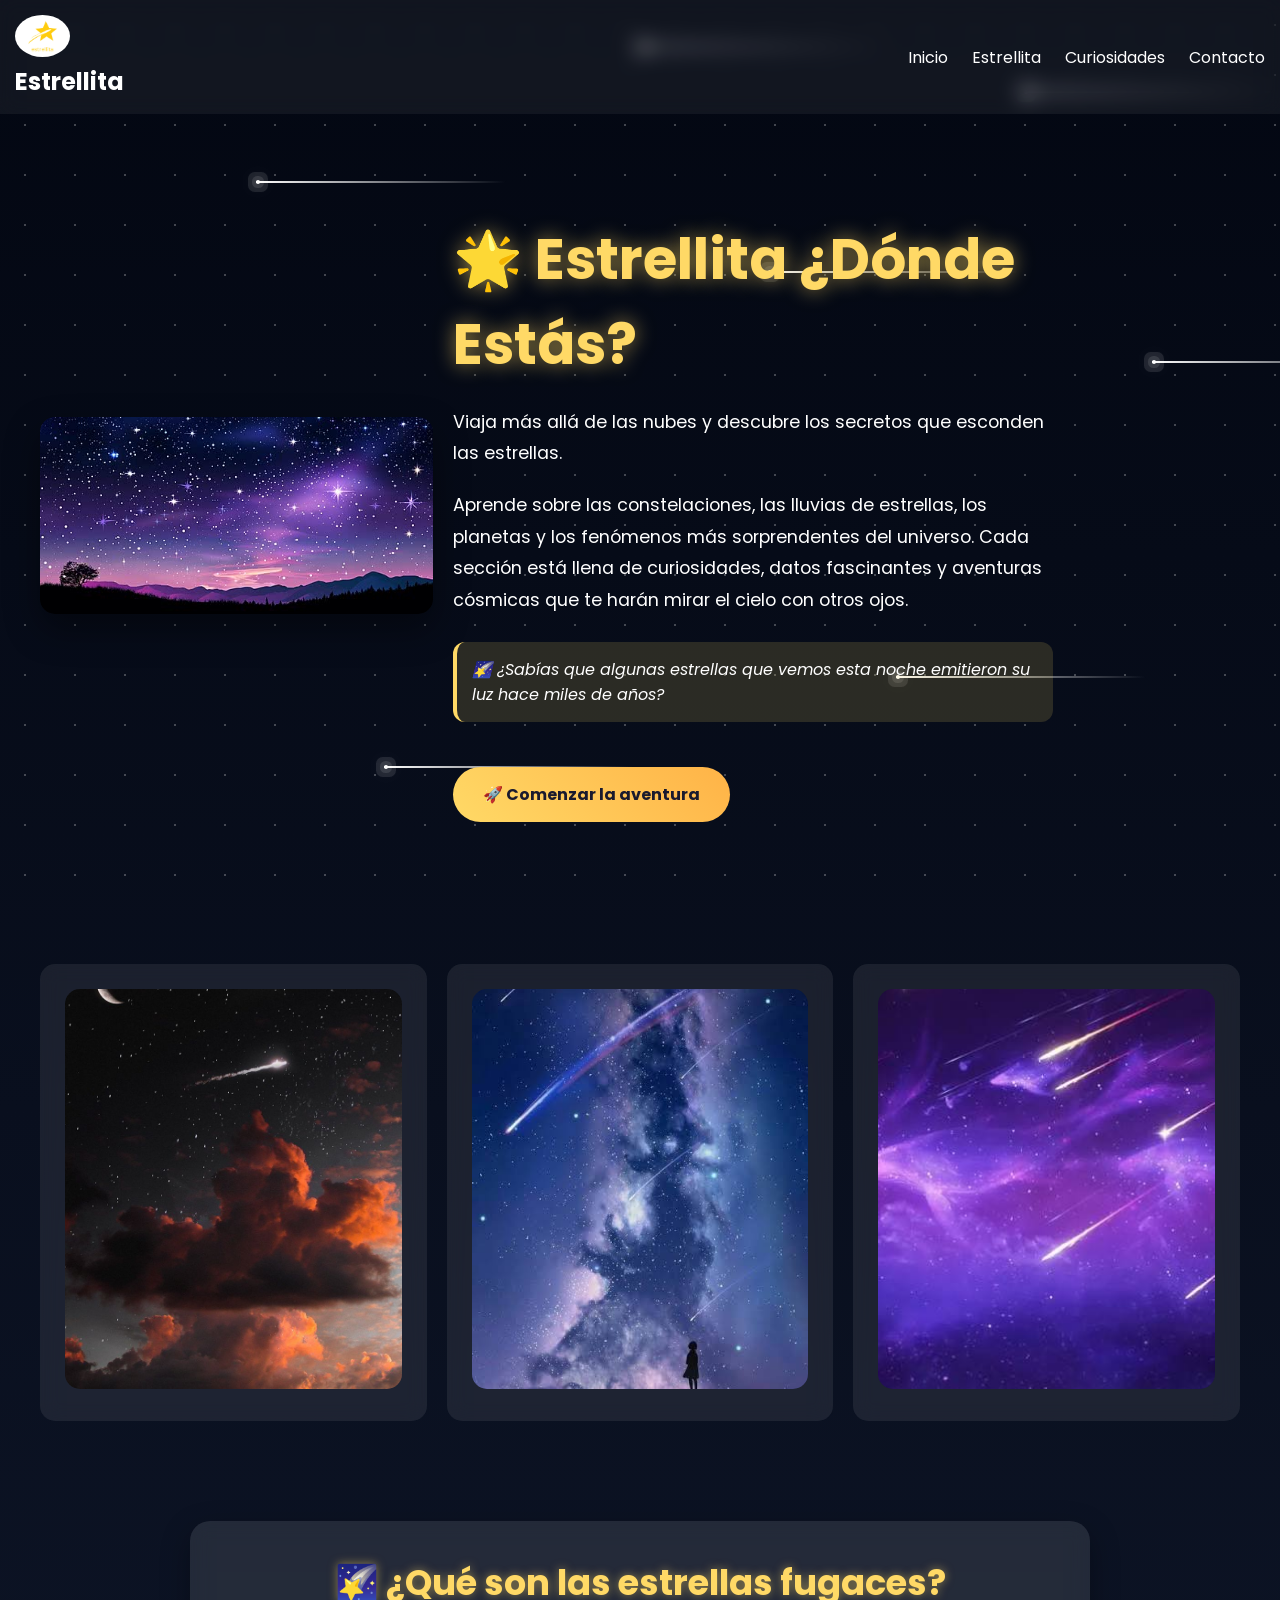
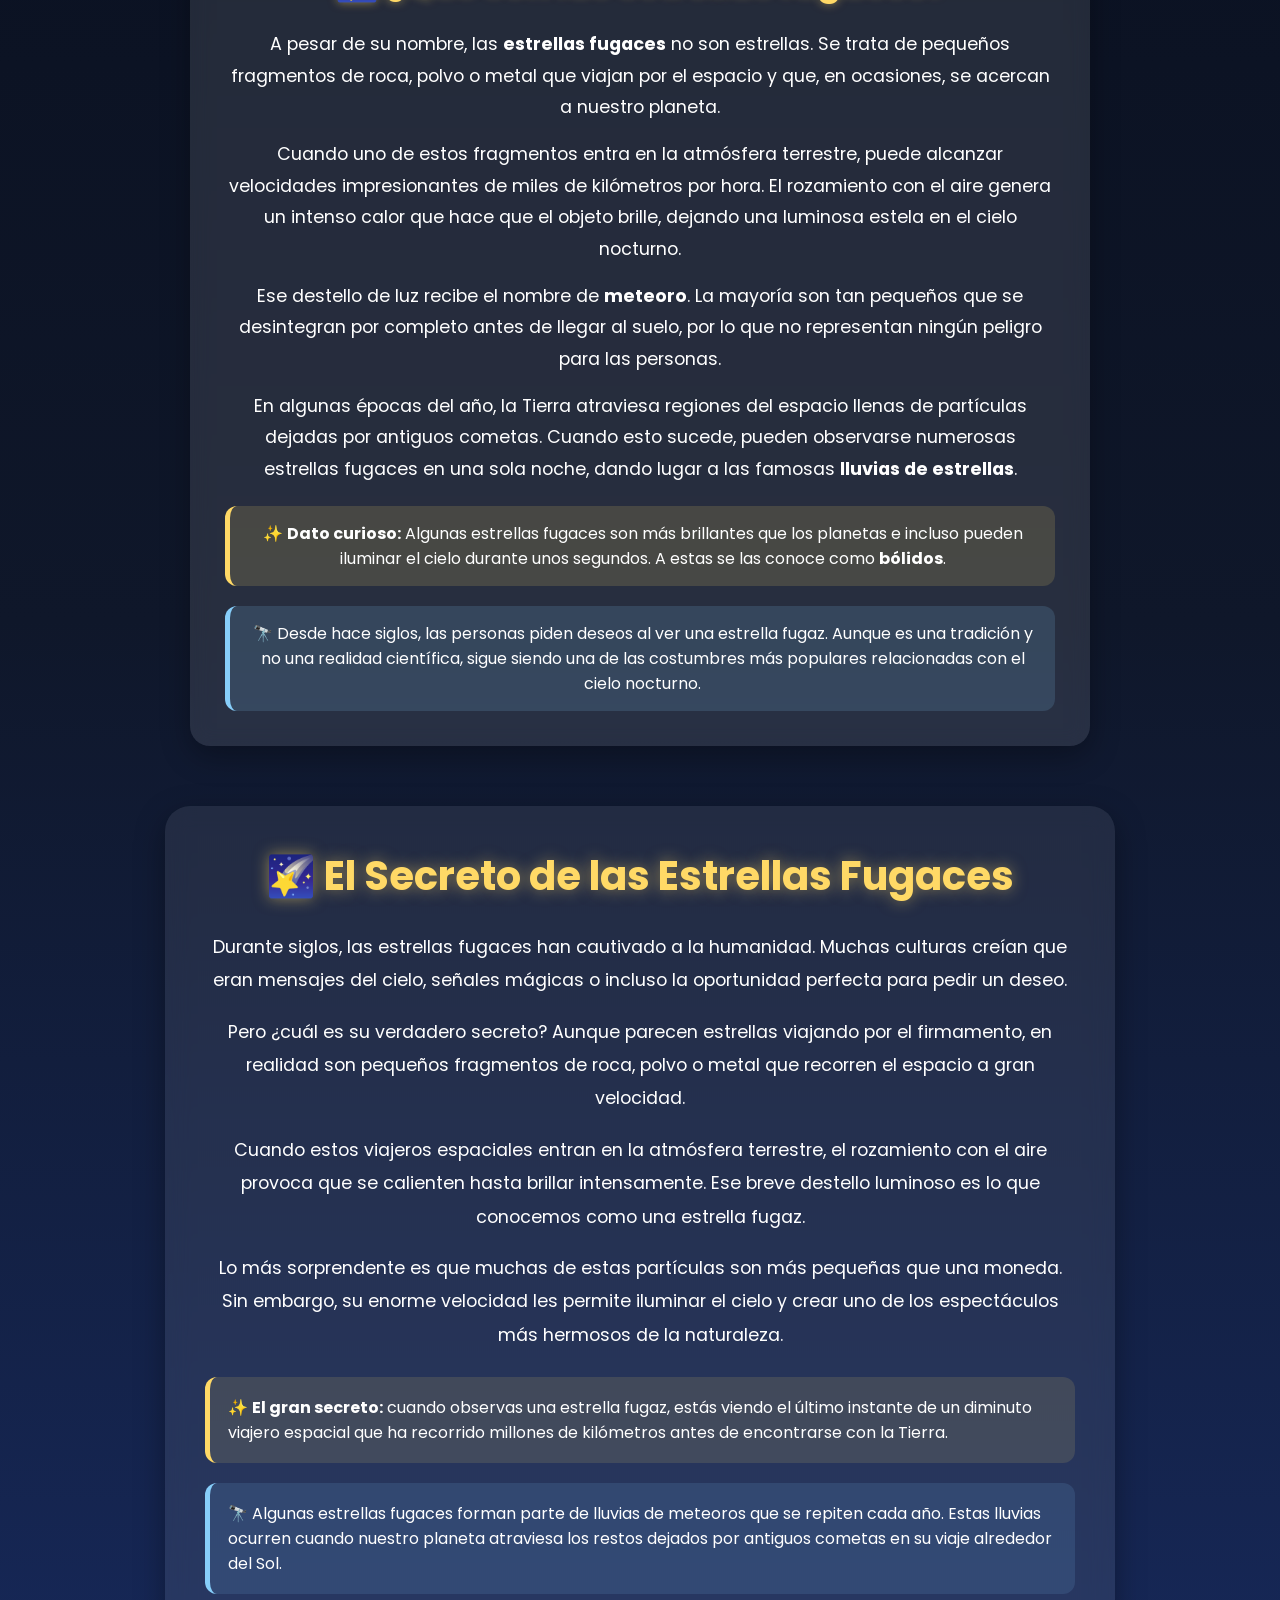
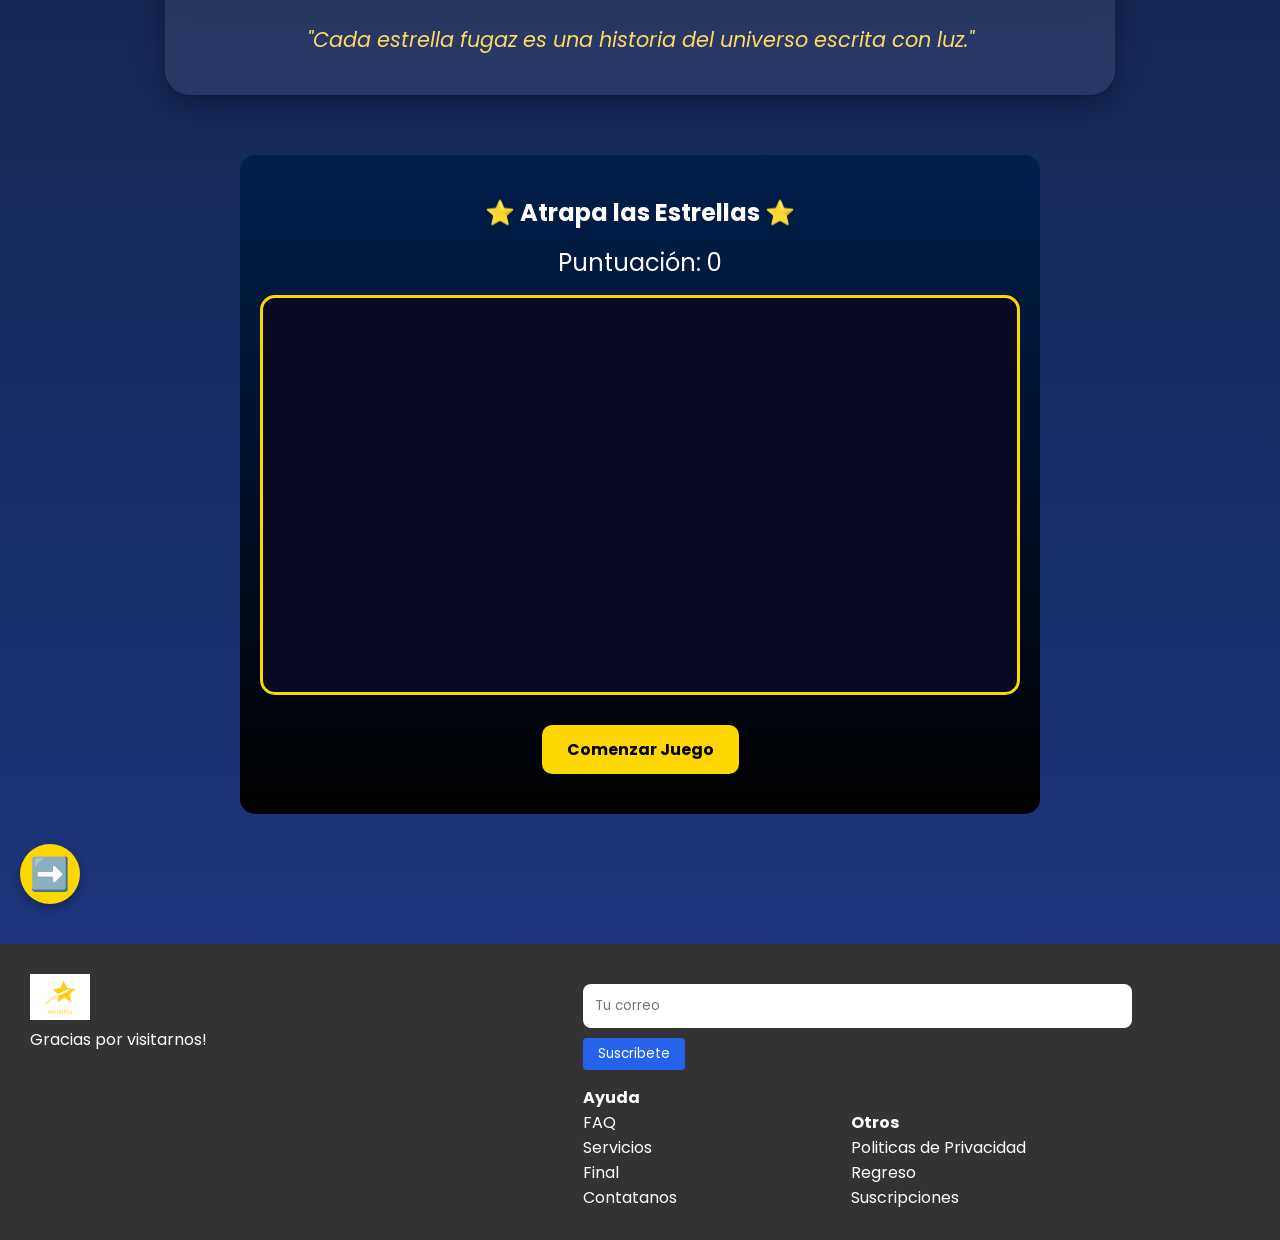
<file: index.html>
<!DOCTYPE html>
<html lang="es">

<head>
    <meta charset="UTF-8">
    <meta name="viewport" content="width=device-width, initial-scale=1.0">
    <title>Estrellita ¿Dónde Estás?</title>

    <link rel="stylesheet" href="estilos.css">

    <link href="https://fonts.googleapis.com/css2?family=Poppins:wght@300;400;600;700&display=swap"
        rel="stylesheet">
</head>

<body>

    <!-- Encabezado -->
    <header>

        <div class="logo-container">
            <img src="logo.png" alt="Logo" class="logo">
            <h2>Estrellita</h2>
        </div>

        <nav>
            <a href="index.html">Inicio</a>
            <a href="desarrollo.html">Estrellita</a>
            <a href="curiosidades.html">Curiosidades</a>
            <a href="contacto.html">Contacto</a>
        </nav>

    </header>

<div class="meteor-shower">
    <span></span>
    <span></span>
    <span></span>
    <span></span>
    <span></span>
    <span></span>
    <span></span>
    <span></span>
</div>

    <!-- Bienvenida -->
<section class="bienvenida">

    <div class="gif-box">
        <img src="fondo.jpg" alt="Cielo estrellado y galaxias">
    </div>

    <div class="texto">
        <h1>🌟 Estrellita ¿Dónde Estás?</h1>

        <p class="destacado">
            Viaja más allá de las nubes y descubre los secretos que
            esconden las estrellas.
        </p>

        <p>
            Aprende sobre las constelaciones, las lluvias de estrellas,
            los planetas y los fenómenos más sorprendentes del universo.
            Cada sección está llena de curiosidades, datos fascinantes y
            aventuras cósmicas que te harán mirar el cielo con otros ojos.
        </p>

        <div class="frase-magica">
            🌠 ¿Sabías que algunas estrellas que vemos esta noche
            emitieron su luz hace miles de años?
        </div>

        <a href="#curiosidades" class="btn-explorar">
            🚀 Comenzar la aventura
        </a>

    </div>

</section>

    <!-- Galería -->
    <section class="galeria-section" >

        <div class="mini-galeria">

            <div class="card">
                <img src="estrella1.jpg" alt="Estrella">
            </div>

            <div class="card">
                <img src="estrella2.jpg" alt="Constelación">
            </div>

            <div class="card">
                <img src="estrella3.jpg" alt="Nebulosa">
            </div>

        </div>

    </section>

<section class="estrellas-fugaces" id="estrellas-fugaces">

    <h2>🌠 ¿Qué son las estrellas fugaces?</h2>

    <p>
        A pesar de su nombre, las <strong>estrellas fugaces</strong> no son estrellas.
        Se trata de pequeños fragmentos de roca, polvo o metal que viajan por el espacio
        y que, en ocasiones, se acercan a nuestro planeta.
    </p>

    <p>
        Cuando uno de estos fragmentos entra en la atmósfera terrestre, puede alcanzar
        velocidades impresionantes de miles de kilómetros por hora. El rozamiento con el
        aire genera un intenso calor que hace que el objeto brille, dejando una luminosa
        estela en el cielo nocturno.
    </p>

    <p>
        Ese destello de luz recibe el nombre de <strong>meteoro</strong>. La mayoría son
        tan pequeños que se desintegran por completo antes de llegar al suelo, por lo que
        no representan ningún peligro para las personas.
    </p>

    <p>
        En algunas épocas del año, la Tierra atraviesa regiones del espacio llenas de
        partículas dejadas por antiguos cometas. Cuando esto sucede, pueden observarse
        numerosas estrellas fugaces en una sola noche, dando lugar a las famosas
        <strong>lluvias de estrellas</strong>.
    </p>

    <div class="curiosidad">
        ✨ <strong>Dato curioso:</strong> Algunas estrellas fugaces son más brillantes
        que los planetas e incluso pueden iluminar el cielo durante unos segundos.
        A estas se las conoce como <strong>bólidos</strong>.
    </div>

    <div class="dato-extra">
        🔭 Desde hace siglos, las personas piden deseos al ver una estrella fugaz.
        Aunque es una tradición y no una realidad científica, sigue siendo una de las
        costumbres más populares relacionadas con el cielo nocturno.
    </div>
</section>


<section class="secreto-estrellas">

    <h2>🌠 El Secreto de las Estrellas Fugaces</h2>

    <p>
        Durante siglos, las estrellas fugaces han cautivado a la humanidad.
        Muchas culturas creían que eran mensajes del cielo, señales mágicas
        o incluso la oportunidad perfecta para pedir un deseo.
    </p>

    <p>
        Pero ¿cuál es su verdadero secreto? Aunque parecen estrellas viajando
        por el firmamento, en realidad son pequeños fragmentos de roca, polvo
        o metal que recorren el espacio a gran velocidad.
    </p>

    <p>
        Cuando estos viajeros espaciales entran en la atmósfera terrestre,
        el rozamiento con el aire provoca que se calienten hasta brillar
        intensamente. Ese breve destello luminoso es lo que conocemos como
        una estrella fugaz.
    </p>

    <p>
        Lo más sorprendente es que muchas de estas partículas son más pequeñas
        que una moneda. Sin embargo, su enorme velocidad les permite iluminar
        el cielo y crear uno de los espectáculos más hermosos de la naturaleza.
    </p>

    <div class="misterio">
        ✨ <strong>El gran secreto:</strong> cuando observas una estrella fugaz,
        estás viendo el último instante de un diminuto viajero espacial que ha
        recorrido millones de kilómetros antes de encontrarse con la Tierra.
    </div>

    <div class="curiosidad-secreta">
        🔭 Algunas estrellas fugaces forman parte de lluvias de meteoros que se
        repiten cada año. Estas lluvias ocurren cuando nuestro planeta atraviesa
        los restos dejados por antiguos cometas en su viaje alrededor del Sol.
    </div>

    <blockquote>
        "Cada estrella fugaz es una historia del universo escrita con luz."
    </blockquote>

</section>

<section class="juego">
    <h2>⭐ Atrapa las Estrellas ⭐</h2>

    <div class="marcador">
        Puntuación: <span id="score">0</span>
    </div>

    <div id="game-area"></div>

    <button id="startBtn">Comenzar Juego</button>
</section>

<script>
const gameArea = document.getElementById("game-area");
const scoreDisplay = document.getElementById("score");
const startBtn = document.getElementById("startBtn");

let score = 0;
let gameInterval;

function crearEstrella() {
    const estrella = document.createElement("div");
    estrella.classList.add("estrella");

    const x = Math.random() * (gameArea.clientWidth - 50);
    const y = Math.random() * (gameArea.clientHeight - 50);

    estrella.style.left = `${x}px`;
    estrella.style.top = `${y}px`;

    estrella.innerHTML = "⭐";

    estrella.addEventListener("click", () => {
        score++;
        scoreDisplay.textContent = score;
        estrella.remove();
    });

    gameArea.appendChild(estrella);

    setTimeout(() => {
        if (estrella.parentNode) {
            estrella.remove();
        }
    }, 1500);
}

startBtn.addEventListener("click", () => {
    score = 0;
    scoreDisplay.textContent = score;

    clearInterval(gameInterval);

    gameInterval = setInterval(crearEstrella, 800);

    setTimeout(() => {
        clearInterval(gameInterval);
        alert(`¡Tiempo terminado! Tu puntuación fue: ${score}`);
    }, 30000);
});
</script>

<div class="navegacion">
    <a href="desarrollo.html" class="flecha siguiente">➡️</a>
</div>

<footer>
  <div class="footer-col">
    <img src="logo.png" alt="Logo" style="width: 60px;">
    <p>Gracias por visitarnos!</p>
  </div>
  <div class="footer-col">
    <p>
      <input type="email" placeholder="Tu correo">
      <button>Suscribete</button>
    </p>
    <div style="margin-top: 15px;">
      <div style="display: inline-block; width: 48%;">
        <strong>Ayuda</strong><br>
        FAQ<br>Servicios<br>Final<br>Contatanos
      </div>
      <div style="display: inline-block; width: 48%;">
        <strong>Otros</strong><br>
        Politicas de Privacidad<br>Regreso<br>Suscripciones
      </div>
  </div>
</footer>

</body>

</html>
</file>
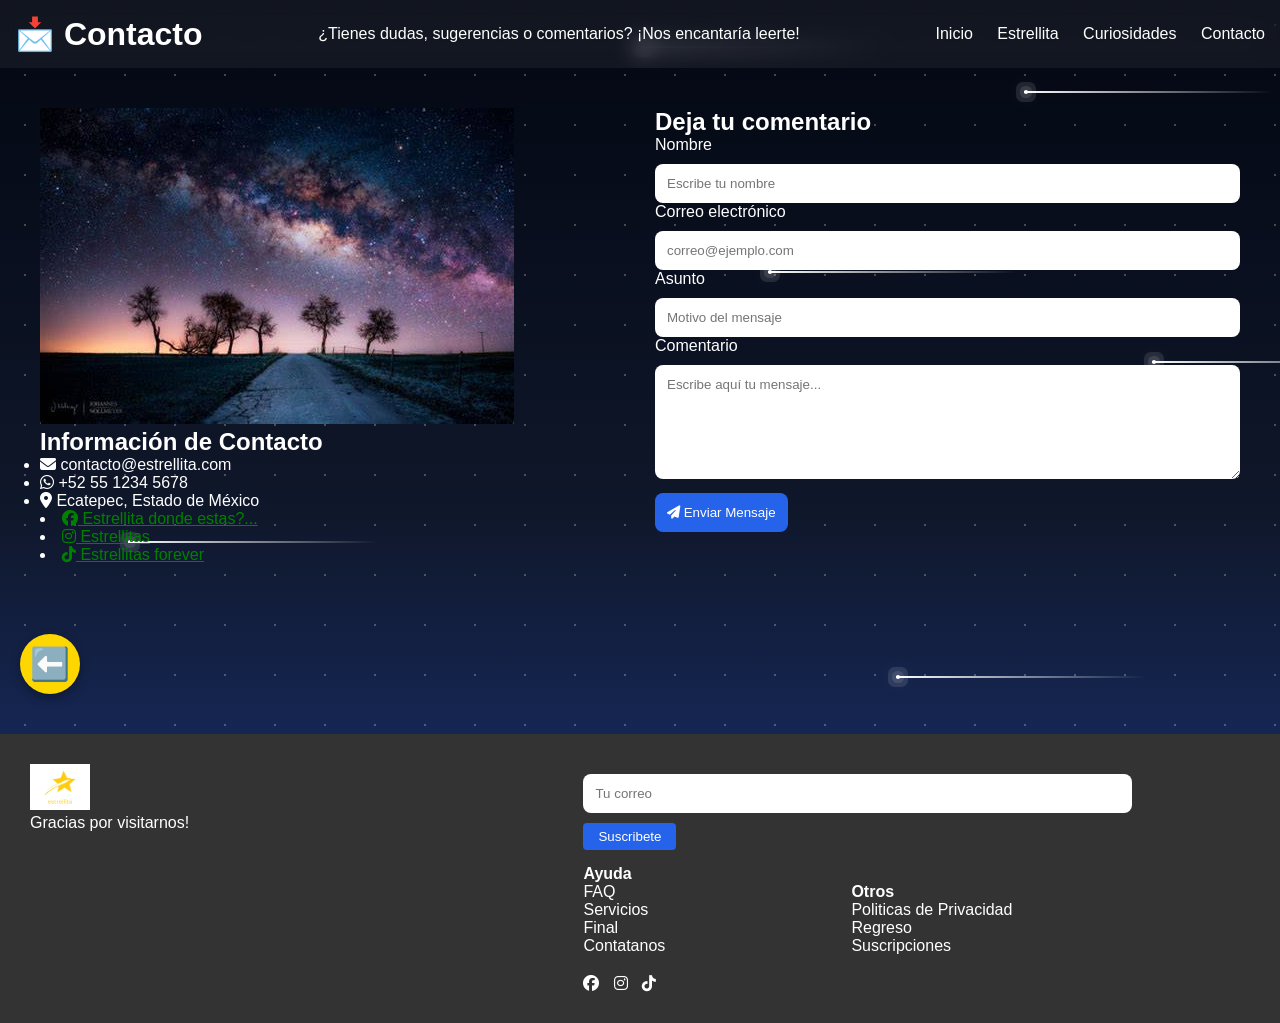
<file: contacto.html>
<!DOCTYPE html>
<html lang="es">

<head>
    <meta charset="UTF-8">
    <meta name="viewport" content="width=device-width, initial-scale=1.0">
    <title>Contacto | Estrellita ¿Dónde Estás?</title>

    <link rel="stylesheet" href="estilos.css">

    <link rel="stylesheet"
        href="https://cdnjs.cloudflare.com/ajax/libs/font-awesome/6.5.1/css/all.min.css">
</head>

<body>

    <header class="header-contacto">
        <h1>📩 Contacto</h1>
        <p>¿Tienes dudas, sugerencias o comentarios? ¡Nos encantaría leerte!</p>
                 <nav>
            <a href="index.html">Inicio</a>
            <a href="desarrollo.html">Estrellita</a>
            <a href="curiosidades.html">Curiosidades</a>
            <a href="contacto.html">Contacto</a>
        </nav>
    </header>

<div class="meteor-shower">
    <span></span>
    <span></span>
    <span></span>
    <span></span>
    <span></span>
    <span></span>
    <span></span>
    <span></span>
</div>

    <section class="contacto-container">

        <!-- Información de contacto -->
        <div class="info">

            <img src="contacto.jpg" alt="Paisaje nocturno">

            <h2>Información de Contacto</h2>

            <ul>

                <li>
                    <i class="fa-solid fa-envelope"></i>
                    contacto@estrellita.com
                </li>

                <li>
                    <i class="fa-brands fa-whatsapp"></i>
                    +52 55 1234 5678
                </li>

                <li>
                    <i class="fa-solid fa-location-dot"></i>
                    Ecatepec, Estado de México
                </li>

            </ul>

            <div class="redes">
                 <li>
                <a href="#" style="color:green;">
                    <i class="fa-brands fa-facebook"></i>
                    Estrellita donde estas?...
                </a>
                 </li>
              
                  <li>
                <a href="#"style="color:green;">
                    <i class="fa-brands fa-instagram"></i>
                    Estrellitas                
                </a>
                  </li>


                  <li>
                <a href="#" style="color:green;">
                    <i class="fa-brands fa-tiktok"></i>
                    Estrellitas forever
                </a>
                  </li>


            </div>

        </div>

        <!-- Formulario -->
        <div class="comentarios">

            <h2>Deja tu comentario</h2>

            <form>

                <div class="campo">
                    <label>Nombre</label>
                    <input type="text"
                           placeholder="Escribe tu nombre"
                           required>
                </div>

                <div class="campo">
                    <label>Correo electrónico</label>
                    <input type="email"
                           placeholder="correo@ejemplo.com"
                           required>
                </div>

                <div class="campo">
                    <label>Asunto</label>
                    <input type="text"
                           placeholder="Motivo del mensaje">
                </div>

                <div class="campo">
                    <label>Comentario</label>
                    <textarea rows="6"
                        placeholder="Escribe aquí tu mensaje..."
                        required></textarea>
                </div>

                <button type="submit">
                    <i class="fa-solid fa-paper-plane"></i>
                    Enviar Mensaje
                </button>

            </form>

        </div>

    </section>

<div class="navegacion">
    <a href="curiosidades.html" class="flecha">⬅️</a>
</div>

<footer>
  <div class="footer-col">
    <img src="logo.png" alt="Logo" style="width: 60px;">
    <p>Gracias por visitarnos!</p>
  </div>
  <div class="footer-col">
    <p>
      <input type="email" placeholder="Tu correo">
      <button>Suscribete</button>
    </p>
    <div style="margin-top: 15px;">
      <div style="display: inline-block; width: 48%;">
        <strong>Ayuda</strong><br>
        FAQ<br>Servicios<br>Final<br>Contatanos
      </div>
      <div style="display: inline-block; width: 48%;">
        <strong>Otros</strong><br>
        Politicas de Privacidad<br>Regreso<br>Suscripciones
      </div>
    <div style="margin-top: 20px;">
      <a href="#"><i class="fa-brands fa-facebook"></i></a>
      <a href="#"><i class="fa-brands fa-instagram"></i></a>
      <a href="#"><i class="fa-brands fa-tiktok"></i></a>
    </div>
  </div>
</footer>

</body>

</html>
</file>
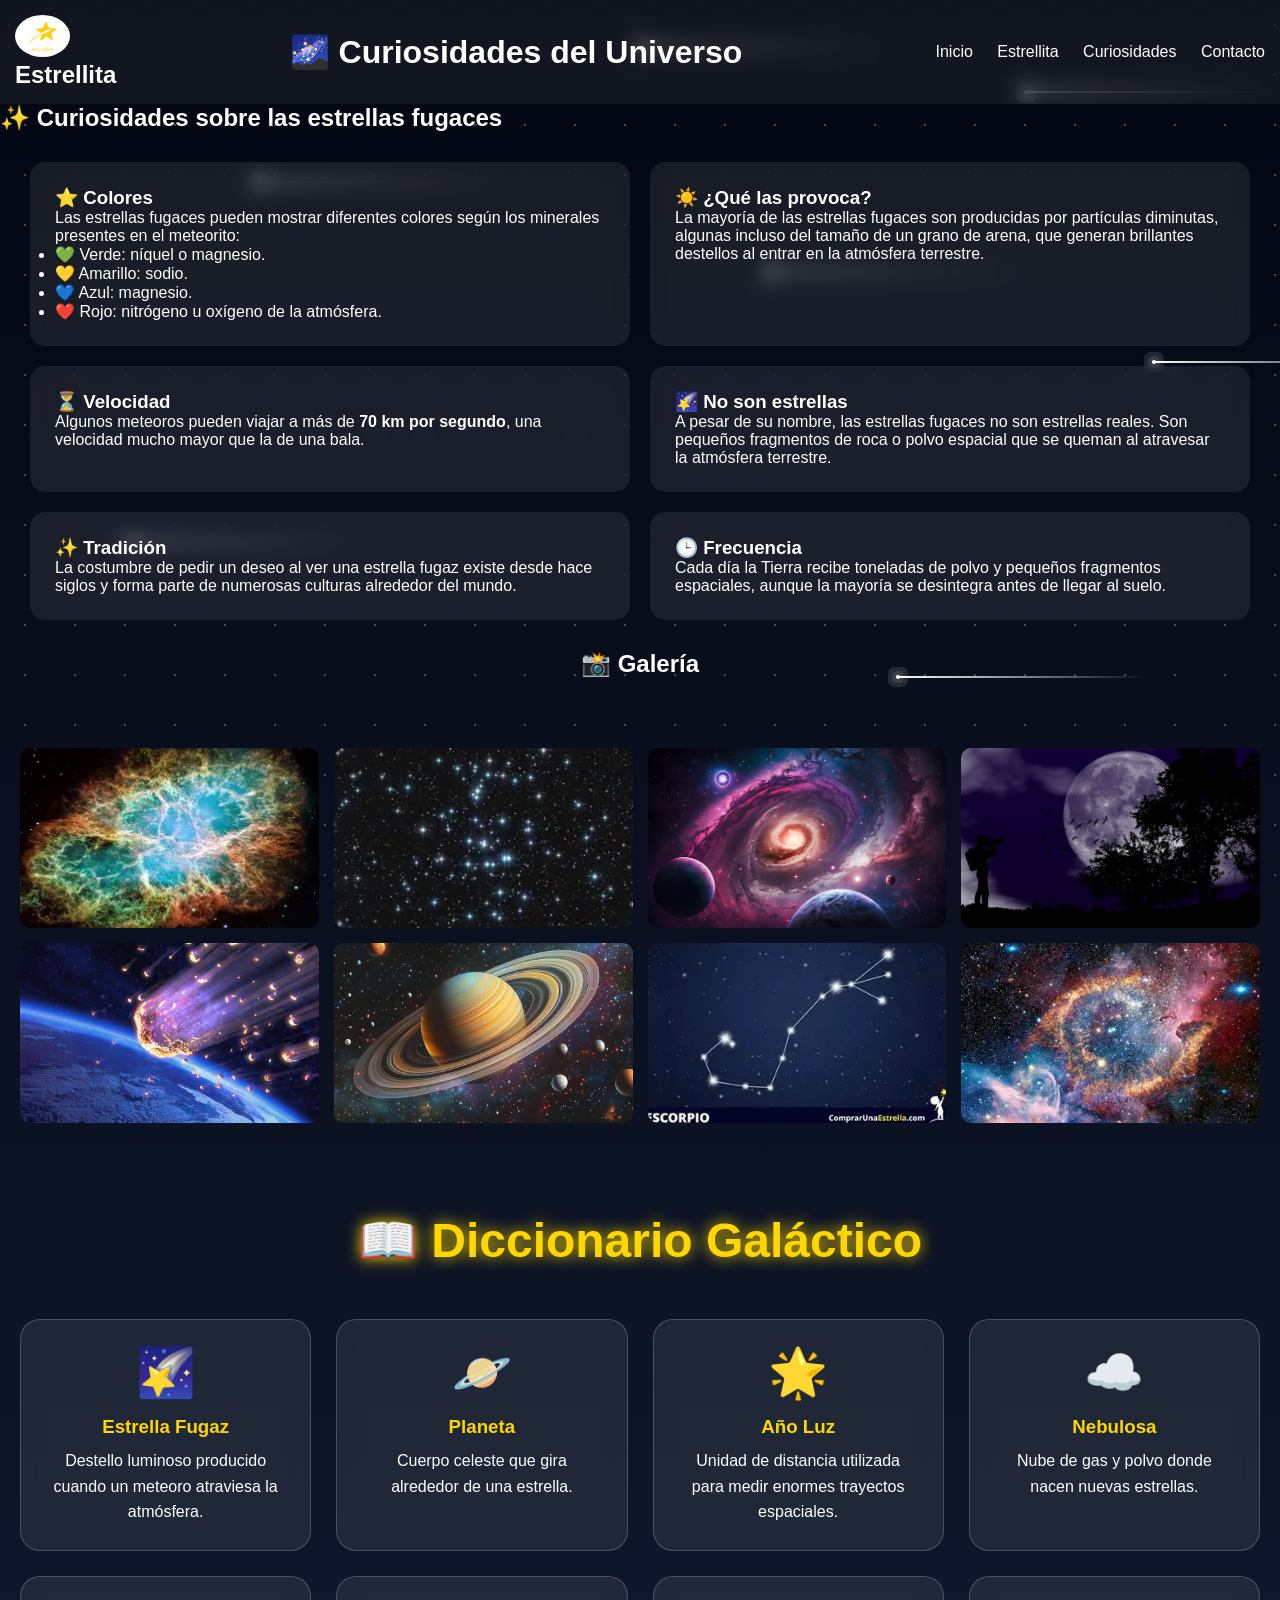
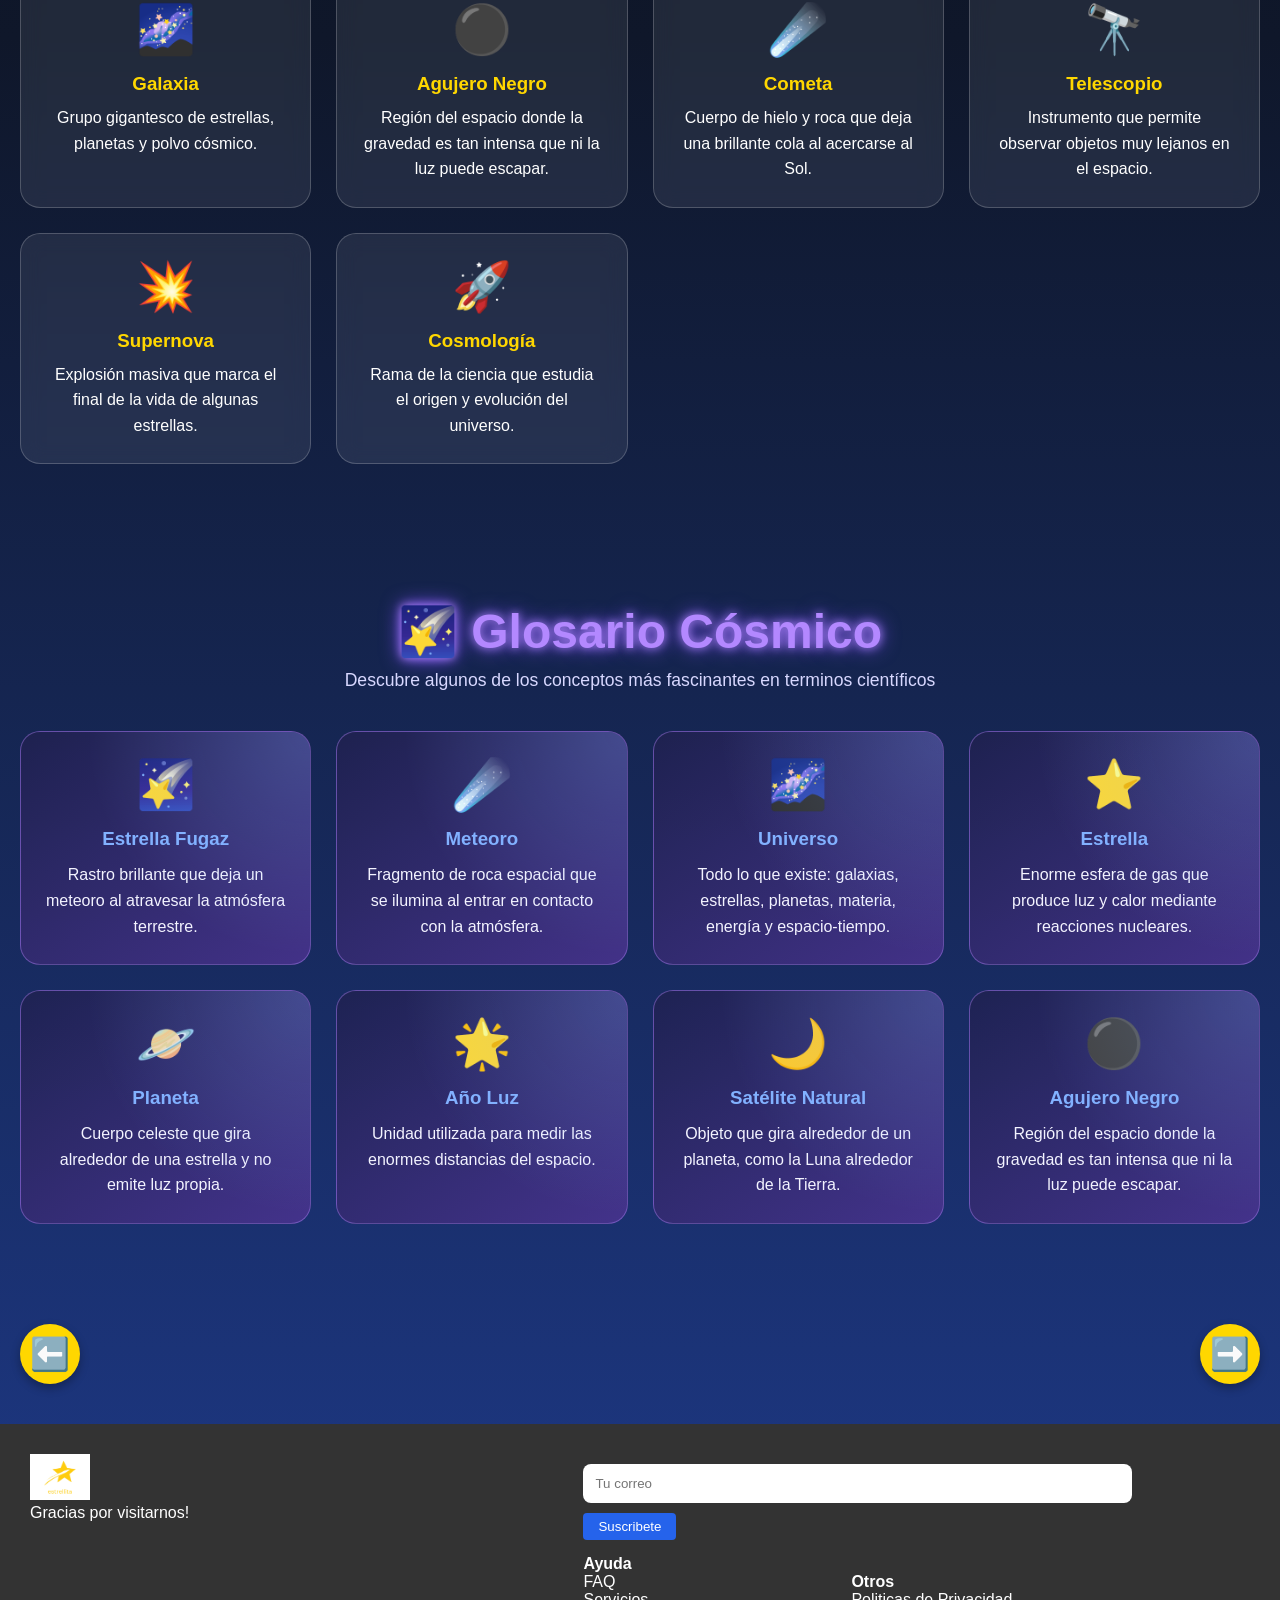
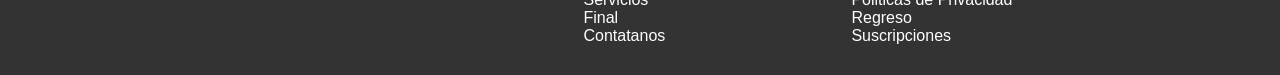
<file: curiosidades.html>
<!DOCTYPE html>
<html lang="es">
<head>
<meta charset="UTF-8">
<meta name="viewport" content="width=device-width, initial-scale=1.0">
<title>Curiosidades</title>
<link rel="stylesheet" href="estilos.css">
</head>

<body>

<header class="encabezado">

        <div class="logo-container">
            <img src="logo.png" alt="Logo" class="logo">
            <h2>Estrellita</h2>
        </div>

    <h1>🌌 Curiosidades del Universo</h1>
         <nav>
            <a href="index.html">Inicio</a>
            <a href="desarrollo.html">Estrellita</a>
            <a href="curiosidades.html">Curiosidades</a>
            <a href="contacto.html">Contacto</a>
        </nav>
</header>

<div class="meteor-shower">
    <span></span>
    <span></span>
    <span></span>
    <span></span>
    <span></span>
    <span></span>
    <span></span>
    <span></span>
</div>


<section class="curiosidades">
    <h2>✨ Curiosidades sobre las estrellas fugaces</h2>

    <div class="estadisticas">

        <article class="card">
            <h3>⭐ Colores</h3>
            <p>
                Las estrellas fugaces pueden mostrar diferentes colores según los
                minerales presentes en el meteorito:
            </p>
            <ul>
                <li>💚 Verde: níquel o magnesio.</li>
                <li>💛 Amarillo: sodio.</li>
                <li>💙 Azul: magnesio.</li>
                <li>❤️ Rojo: nitrógeno u oxígeno de la atmósfera.</li>
            </ul>
        </article>

        <article class="card">
            <h3>☀️ ¿Qué las provoca?</h3>
            <p>
                La mayoría de las estrellas fugaces son producidas por partículas
                diminutas, algunas incluso del tamaño de un grano de arena, que
                generan brillantes destellos al entrar en la atmósfera terrestre.
            </p>
        </article>

        <article class="card">
            <h3>⏳ Velocidad</h3>
            <p>
                Algunos meteoros pueden viajar a más de <strong>70 km por segundo</strong>,
                una velocidad mucho mayor que la de una bala.
            </p>
        </article>

        <article class="card">
            <h3>🌠 No son estrellas</h3>
            <p>
                A pesar de su nombre, las estrellas fugaces no son estrellas
                reales. Son pequeños fragmentos de roca o polvo espacial que se
                queman al atravesar la atmósfera terrestre.
            </p>
        </article>

        <article class="card">
            <h3>✨ Tradición</h3>
            <p>
                La costumbre de pedir un deseo al ver una estrella fugaz existe
                desde hace siglos y forma parte de numerosas culturas alrededor
                del mundo.
            </p>
        </article>

        <article class="card">
            <h3>🕒 Frecuencia</h3>
            <p>
                Cada día la Tierra recibe toneladas de polvo y pequeños
                fragmentos espaciales, aunque la mayoría se desintegra antes de
                llegar al suelo.
            </p>
        </article>

    </div>
</section>

<section>

    <h2 class="titulo-glosario">📸 Galería</h2>

    <div class="galeria">

        <div class="imagen">
            <img src="galeria1.jpg" alt="Nebulosa">
        </div>

        <div class="imagen">
            <img src="galeria2.jpg" alt="Estrellas">
        </div>

        <div class="imagen">
            <img src="galeria3.jpg" alt="Galaxia">
        </div>

        <div class="imagen">
            <img src="galeria4.jpg" alt="Luna">
        </div>

        <div class="imagen">
            <img src="galeria5.jpg" alt="Meteorito">
        </div>

        <div class="imagen">
            <img src="galeria6.jpg" alt="Saturno">
        </div>

        <div class="imagen">
            <img src="galeria7.jpg" alt="Constelación">
        </div>

        <div class="imagen">
            <img src="galeria8.jpg" alt="Universo">
        </div>

    </div>

</section>

<section class="glosario-universo">
    
    <div class="titulo-glosario">
        <h2>📖 Diccionario Galáctico</h2>
    </div>

    <div class="contenedor-glosario">

        <div class="card-glosario">
            <span>🌠</span>
            <h3>Estrella Fugaz</h3>
            <p>Destello luminoso producido cuando un meteoro atraviesa la atmósfera.</p>
        </div>

        <div class="card-glosario">
            <span>🪐</span>
            <h3>Planeta</h3>
            <p>Cuerpo celeste que gira alrededor de una estrella.</p>
        </div>

        <div class="card-glosario">
            <span>🌟</span>
            <h3>Año Luz</h3>
            <p>Unidad de distancia utilizada para medir enormes trayectos espaciales.</p>
        </div>

        <div class="card-glosario">
            <span>☁️</span>
            <h3>Nebulosa</h3>
            <p>Nube de gas y polvo donde nacen nuevas estrellas.</p>
        </div>

        <div class="card-glosario">
            <span>🌌</span>
            <h3>Galaxia</h3>
            <p>Grupo gigantesco de estrellas, planetas y polvo cósmico.</p>
        </div>

        <div class="card-glosario">
            <span>⚫</span>
            <h3>Agujero Negro</h3>
            <p>Región del espacio donde la gravedad es tan intensa que ni la luz puede escapar.</p>
        </div>

        <div class="card-glosario">
            <span>☄️</span>
            <h3>Cometa</h3>
            <p>Cuerpo de hielo y roca que deja una brillante cola al acercarse al Sol.</p>
        </div>

        <div class="card-glosario">
            <span>🔭</span>
            <h3>Telescopio</h3>
            <p>Instrumento que permite observar objetos muy lejanos en el espacio.</p>
        </div>

        <div class="card-glosario">
            <span>💥</span>
            <h3>Supernova</h3>
            <p>Explosión masiva que marca el final de la vida de algunas estrellas.</p>
        </div>

        <div class="card-glosario">
            <span>🚀</span>
            <h3>Cosmología</h3>
            <p>Rama de la ciencia que estudia el origen y evolución del universo.</p>
        </div>

    </div>
</section>

<section class="zona-glosario">
    <h2>🌠 Glosario Cósmico</h2>
    <p class="intro-glosario">
        Descubre algunos de los conceptos más fascinantes en terminos científicos 
    </p>

    <div class="glosario-grid">

        <div class="item-glosario">
            <span>🌠</span>
            <h3>Estrella Fugaz</h3>
            <p>Rastro brillante que deja un meteoro al atravesar la atmósfera terrestre.</p>
        </div>

        <div class="item-glosario">
            <span>☄️</span>
            <h3>Meteoro</h3>
            <p>Fragmento de roca espacial que se ilumina al entrar en contacto con la atmósfera.</p>
        </div>

        <div class="item-glosario">
            <span>🌌</span>
            <h3>Universo</h3>
            <p>Todo lo que existe: galaxias, estrellas, planetas, materia, energía y espacio-tiempo.</p>
        </div>

        <div class="item-glosario">
            <span>⭐</span>
            <h3>Estrella</h3>
            <p>Enorme esfera de gas que produce luz y calor mediante reacciones nucleares.</p>
        </div>

        <div class="item-glosario">
            <span>🪐</span>
            <h3>Planeta</h3>
            <p>Cuerpo celeste que gira alrededor de una estrella y no emite luz propia.</p>
        </div>

        <div class="item-glosario">
            <span>🌟</span>
            <h3>Año Luz</h3>
            <p>Unidad utilizada para medir las enormes distancias del espacio.</p>
        </div>

        <div class="item-glosario">
            <span>🌙</span>
            <h3>Satélite Natural</h3>
            <p>Objeto que gira alrededor de un planeta, como la Luna alrededor de la Tierra.</p>
        </div>

        <div class="item-glosario">
            <span>⚫</span>
            <h3>Agujero Negro</h3>
            <p>Región del espacio donde la gravedad es tan intensa que ni la luz puede escapar.</p>
        </div>

    </div>
</section>

<div class="navegacion">
    <a href="desarrollo.html" class="flecha">⬅️</a>
    <a href="contacto.html" class="flecha">➡️</a>
</div>

<footer>
  <div class="footer-col">
    <img src="logo.png" alt="Logo" style="width: 60px;">
    <p>Gracias por visitarnos!</p>
  </div>
  <div class="footer-col">
    <p>
      <input type="email" placeholder="Tu correo">
      <button>Suscribete</button>
    </p>
    <div style="margin-top: 15px;">
      <div style="display: inline-block; width: 48%;">
        <strong>Ayuda</strong><br>
        FAQ<br>Servicios<br>Final<br>Contatanos
      </div>
      <div style="display: inline-block; width: 48%;">
        <strong>Otros</strong><br>
        Politicas de Privacidad<br>Regreso<br>Suscripciones
     </div>
  </div>
</footer>

</body>
</html>
</file>
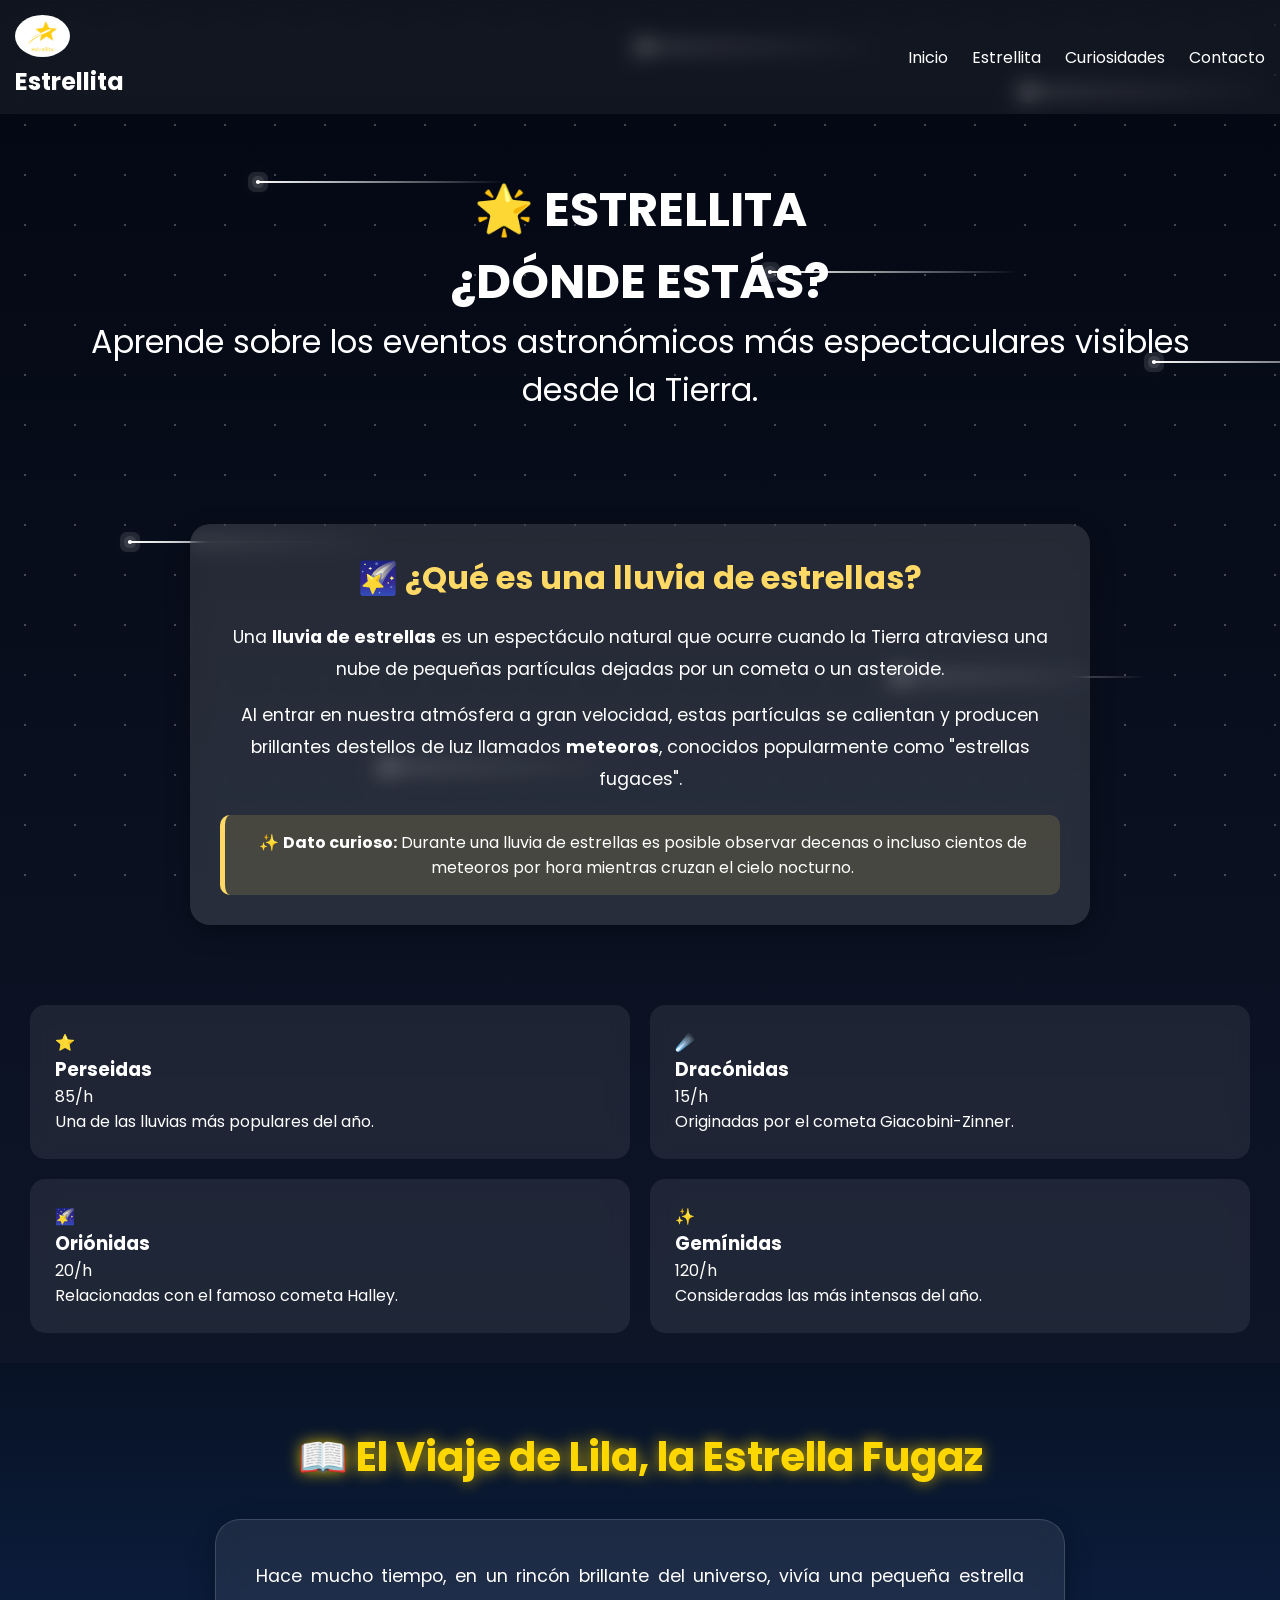
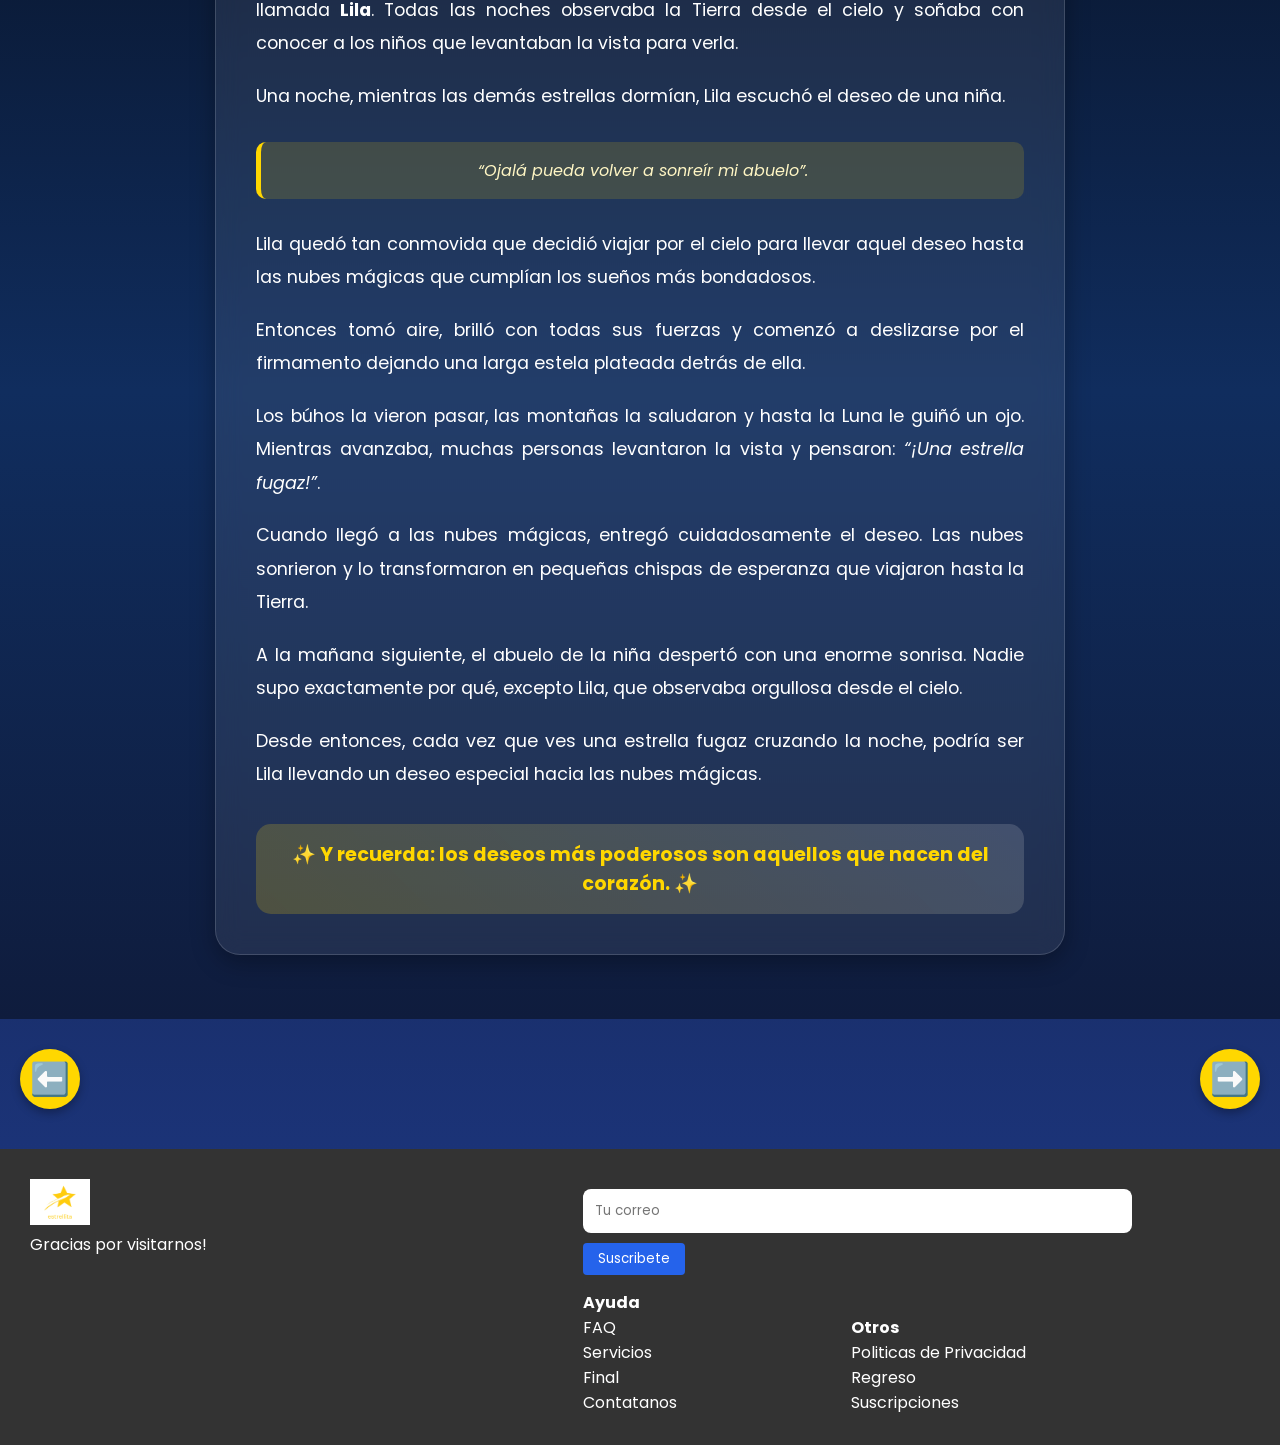
<file: desarrollo.html>
<!DOCTYPE html>
<html lang="es">

<head>
    <meta charset="UTF-8">
    <meta name="viewport" content="width=device-width, initial-scale=1.0">
    <title>Estrellita ¿Dónde Estás?</title>

    <link rel="stylesheet" href="estilos.css">

    <link href="https://fonts.googleapis.com/css2?family=Poppins:wght@300;400;600;700&display=swap"
        rel="stylesheet">
</head>

<body>


    <header>

        <div class="logo-contenedor">
            <img src="logo.png" class="logo" alt="Logo">
            <h2>Estrellita</h2>
        </div>

        <nav>
            <a href="index.html">Inicio</a>
            <a href="desarrollo.html">Estrellita</a>
            <a href="curiosidades.html">Curiosidades</a>
            <a href="contacto.html">Contacto</a>
        </nav>

    </header>

    <section class="titulo-principal">

        <h1>
            🌟 ESTRELLITA <br>
            ¿DÓNDE ESTÁS?
        </h1>

        <p>
            Aprende sobre los eventos astronómicos más espectaculares
            visibles desde la Tierra.
        </p>

    </section>

    <section class="info-extra">
    <h2>🌠 ¿Qué es una lluvia de estrellas?</h2>

    <p>
        Una <strong>lluvia de estrellas</strong> es un espectáculo natural que ocurre cuando
        la Tierra atraviesa una nube de pequeñas partículas dejadas por un cometa o un asteroide.
    </p>

    <p>
        Al entrar en nuestra atmósfera a gran velocidad, estas partículas se calientan y
        producen brillantes destellos de luz llamados <strong>meteoros</strong>, conocidos
        popularmente como "estrellas fugaces".
    </p>

    <div class="dato-curioso">
        ✨ <strong>Dato curioso:</strong> Durante una lluvia de estrellas es posible observar
        decenas o incluso cientos de meteoros por hora mientras cruzan el cielo nocturno.
    </div>
</section>

<div class="meteor-shower">
    <span></span>
    <span></span>
    <span></span>
    <span></span>
    <span></span>
    <span></span>
    <span></span>
    <span></span>
</div>

    <section class="lluvia">

        <div class="estadisticas">

            <div class="card">
                <span class="icono">⭐</span>
                <h3>Perseidas</h3>
                <p class="numero">85/h</p>
                <p>Una de las lluvias más populares del año.</p>
            </div>

            <div class="card">
                <span class="icono">☄️</span>
                <h3>Dracónidas</h3>
                <p class="numero">15/h</p>
                <p>Originadas por el cometa Giacobini-Zinner.</p>
            </div>

            <div class="card">
                <span class="icono">🌠</span>
                <h3>Oriónidas</h3>
                <p class="numero">20/h</p>
                <p>Relacionadas con el famoso cometa Halley.</p>
            </div>

            <div class="card">
                <span class="icono">✨</span>
                <h3>Gemínidas</h3>
                <p class="numero">120/h</p>
                <p>Consideradas las más intensas del año.</p>
            </div>

        </div>

    </section>

<section class="cuento">
    <h2>📖 El Viaje de Lila, la Estrella Fugaz</h2>

    <div class="cuento-contenedor">

        <p>
            Hace mucho tiempo, en un rincón brillante del universo, vivía una pequeña
            estrella llamada <strong>Lila</strong>. Todas las noches observaba la Tierra
            desde el cielo y soñaba con conocer a los niños que levantaban la vista para verla.
        </p>

        <p>
            Una noche, mientras las demás estrellas dormían, Lila escuchó el deseo de una niña.
        </p>

        <blockquote>
            “Ojalá pueda volver a sonreír mi abuelo”.
        </blockquote>

        <p>
            Lila quedó tan conmovida que decidió viajar por el cielo para llevar aquel deseo
            hasta las nubes mágicas que cumplían los sueños más bondadosos.
        </p>

        <p>
            Entonces tomó aire, brilló con todas sus fuerzas y comenzó a deslizarse por el firmamento
            dejando una larga estela plateada detrás de ella.
        </p>

        <p>
            Los búhos la vieron pasar, las montañas la saludaron y hasta la Luna le guiñó un ojo.
            Mientras avanzaba, muchas personas levantaron la vista y pensaron:
            <em>“¡Una estrella fugaz!”</em>.
        </p>

        <p>
            Cuando llegó a las nubes mágicas, entregó cuidadosamente el deseo. Las nubes sonrieron
            y lo transformaron en pequeñas chispas de esperanza que viajaron hasta la Tierra.
        </p>

        <p>
            A la mañana siguiente, el abuelo de la niña despertó con una enorme sonrisa.
            Nadie supo exactamente por qué, excepto Lila, que observaba orgullosa desde el cielo.
        </p>

        <p>
            Desde entonces, cada vez que ves una estrella fugaz cruzando la noche, podría ser Lila
            llevando un deseo especial hacia las nubes mágicas.
        </p>

        <div class="mensaje-final">
            ✨ Y recuerda: los deseos más poderosos son aquellos que nacen del corazón. ✨
        </div>

    </div>
</section>

<div class="navegacion">
    <a href="index.html" class="flecha">⬅️</a>
    <a href="curiosidades.html" class="flecha">➡️</a>
</div>

<footer>
  <div class="footer-col">
    <img src="logo.png" alt="Logo" style="width: 60px;">
    <p>Gracias por visitarnos!</p>
  </div>
  <div class="footer-col">
    <p>
      <input type="email" placeholder="Tu correo">
      <button>Suscribete</button>
    </p>
    <div style="margin-top: 15px;">
      <div style="display: inline-block; width: 48%;">
        <strong>Ayuda</strong><br>
        FAQ<br>Servicios<br>Final<br>Contatanos
      </div>
      <div style="display: inline-block; width: 48%;">
        <strong>Otros</strong><br>
        Politicas de Privacidad<br>Regreso<br>Suscripciones
      </div>
  </div>
</footer>

</body>

</html>
</file>
<file: estilos.css>
*{
margin:0;
padding:0;
box-sizing:border-box;
font-family:Poppins,sans-serif;
}

body{
background:
linear-gradient(
180deg,
#030712,
#0f172a,
#1e3a8a
);
color:white;
}

/* Contenedor de la lluvia de estrellas */
.meteor-shower {
    position: fixed;
    top: 0;
    left: 0;
    width: 100%;
    height: 100%;
    overflow: hidden;
    z-index: -1;
    pointer-events: none;
}

.bienvenida{
    display: flex;
    align-items: center;
    justify-content: center;
    gap: 50px;
    padding: 80px 10%;
    min-height: 90vh;
}

.secreto-estrellas{
    max-width: 950px;
    margin: 60px auto;
    padding: 40px;
    background: rgba(255,255,255,0.08);
    backdrop-filter: blur(12px);
    border-radius: 25px;
    color: #ffffff;
    box-shadow: 0 10px 30px rgba(0,0,0,.35);
    text-align: center;
}

.secreto-estrellas h2{
    color: #ffd966;
    font-size: 2.5rem;
    margin-bottom: 25px;
    text-shadow: 0 0 15px rgba(255,217,102,.5);
}

.secreto-estrellas p{
    font-size: 1.1rem;
    line-height: 1.9;
    margin-bottom: 18px;
}

.misterio{
    margin-top: 25px;
    padding: 18px;
    background: rgba(255,217,102,.12);
    border-left: 5px solid #ffd966;
    border-radius: 12px;
    text-align: left;
}

.curiosidad-secreta{
    margin-top: 20px;
    padding: 18px;
    background: rgba(135,206,250,.12);
    border-left: 5px solid #87cefa;
    border-radius: 12px;
    text-align: left;
}

.secreto-estrellas blockquote{
    margin-top: 30px;
    font-size: 1.3rem;
    font-style: italic;
    color: #ffd966;
    text-align: center;
    border: none;
}

.secreto-estrellas:hover{
    transform: translateY(-5px);
    transition: 0.4s ease;
}

.estrellas-fugaces{
    max-width: 900px;
    margin: 60px auto;
    padding: 35px;
    background: rgba(255,255,255,0.1);
    backdrop-filter: blur(10px);
    border-radius: 20px;
    color: white;
    text-align: center;
    box-shadow: 0 10px 30px rgba(0,0,0,0.3);
}

.estrellas-fugaces h2{
    color: #ffd966;
    font-size: 2.2rem;
    margin-bottom: 20px;
    text-shadow: 0 0 10px rgba(255,217,102,0.5);
}

.estrellas-fugaces p{
    font-size: 1.1rem;
    line-height: 1.8;
    margin-bottom: 15px;
}

.curiosidad,
.dato-extra{
    margin-top: 20px;
    padding: 15px;
    border-radius: 12px;
}

.curiosidad{
    background: rgba(255,217,102,0.15);
    border-left: 5px solid #ffd966;
}

.dato-extra{
    background: rgba(135,206,250,0.15);
    border-left: 5px solid #87cefa;
}

.gif-box img{
    width: 100%;
    max-width: 500px;
    border-radius: 25px;
    box-shadow: 0 15px 35px rgba(0,0,0,.4);
    transition: transform 0.4s;
}

.gif-box img:hover{
    transform: scale(1.05);
}

.texto{
    max-width: 600px;
    color: white;
}

.etiqueta{
    display: inline-block;
    background: rgba(255,255,255,.15);
    padding: 8px 18px;
    border-radius: 30px;
    margin-bottom: 20px;
    backdrop-filter: blur(10px);
}

.texto h1{
    font-size: 3.5rem;
    margin-bottom: 20px;
    color: #ffd966;
    text-shadow: 0 0 20px rgba(255,217,102,.6);
}

.destacado{
    font-size: 1.4rem;
    color: #fff;
    margin-bottom: 20px;
}

.texto p{
    font-size: 1.1rem;
    line-height: 1.8;
}

.frase-magica{
    margin: 25px 0;
    padding: 15px;
    background: rgba(255,217,102,.15);
    border-left: 4px solid #ffd966;
    border-radius: 12px;
    font-style: italic;
}

.btn-explorar{
    display: inline-block;
    margin-top: 20px;
    background: linear-gradient(45deg,#ffd966,#ffb347);
    color: #1a1a2e;
    padding: 15px 30px;
    border-radius: 50px;
    text-decoration: none;
    font-weight: bold;
    transition: 0.3s;
}

.btn-explorar:hover{
    transform: translateY(-4px);
    box-shadow: 0 10px 20px rgba(255,217,102,.4);
}

@media(max-width:768px){
    .bienvenida{
        flex-direction: column;
        text-align: center;
        padding: 50px 20px;
    }

    .texto h1{
        font-size: 2.5rem;
    }
}

/* Estrellas fugaces */
.meteor-shower span {
    position: absolute;
    top: 50%;
    left: 50%;
    width: 4px;
    height: 4px;
    background: #fff;
    border-radius: 50%;
    box-shadow: 0 0 0 4px rgba(255,255,255,0.1),
                0 0 0 8px rgba(255,255,255,0.1),
                0 0 20px rgba(255,255,255,1);
    animation: shooting-star 4s linear infinite;
}

.meteor-shower span::before {
    content: '';
    position: absolute;
    top: 50%;
    transform: translateY(-50%);
    width: 250px;
    height: 2px;
    background: linear-gradient(90deg, #fff, transparent);
}

/* Posiciones y tiempos distintos */
.meteor-shower span:nth-child(1) {
    top: 10%;
    left: 80%;
    animation-delay: 0s;
    animation-duration: 3s;
}

.meteor-shower span:nth-child(2) {
    top: 20%;
    left: 20%;
    animation-delay: 1s;
    animation-duration: 4s;
}

.meteor-shower span:nth-child(3) {
    top: 40%;
    left: 90%;
    animation-delay: 2s;
    animation-duration: 5s;
}

.meteor-shower span:nth-child(4) {
    top: 60%;
    left: 10%;
    animation-delay: 0.5s;
    animation-duration: 3.5s;
}

.meteor-shower span:nth-child(5) {
    top: 5%;
    left: 50%;
    animation-delay: 3s;
    animation-duration: 4s;
}

.meteor-shower span:nth-child(6) {
    top: 75%;
    left: 70%;
    animation-delay: 1.5s;
    animation-duration: 5s;
}

.meteor-shower span:nth-child(7) {
    top: 30%;
    left: 60%;
    animation-delay: 2.5s;
    animation-duration: 4.5s;
}

.meteor-shower span:nth-child(8) {
    top: 85%;
    left: 30%;
    animation-delay: 4s;
    animation-duration: 3.5s;
}

.info-extra{
    max-width: 900px;
    margin: 50px auto;
    padding: 30px;
    background: rgba(255,255,255,0.12);
    backdrop-filter: blur(10px);
    border-radius: 20px;
    color: white;
    text-align: center;
    box-shadow: 0 8px 25px rgba(0,0,0,0.3);
}

.info-extra h2{
    color: #ffd966;
    font-size: 2rem;
    margin-bottom: 20px;
}

.info-extra p{
    font-size: 1.1rem;
    line-height: 1.8;
    margin-bottom: 15px;
}

.dato-curioso{
    margin-top: 20px;
    padding: 15px;
    background: rgba(255, 217, 102, 0.15);
    border-left: 5px solid #ffd966;
    border-radius: 10px;
    font-size: 1rem;
}

/* Animación */
@keyframes shooting-star {
    0% {
        transform: rotate(315deg) translateX(0);
        opacity: 1;
    }

    70% {
        opacity: 1;
    }

    100% {
        transform: rotate(315deg) translateX(-1200px);
        opacity: 0;
    }
}


/* estrellas animadas */

body::before{
content:"";
position:fixed;
width:100%;
height:100%;
background:
radial-gradient(white 1px,transparent 1px);
background-size:50px 50px;
opacity:.25;
animation:fondo 15s linear infinite;
z-index:-1;
}

@keyframes fondo{

0%{
transform:translateY(0);
}

100%{
transform:translateY(100px);
}

}

header{
background:rgba(255,255,255,.06);
backdrop-filter:blur(10px);
padding:15px;
display:flex;
align-items:center;
justify-content:space-between;
}

.logo{
width:55px;
border-radius:50%;
}

nav a{
color:white;
text-decoration:none;
margin-left:20px;
transition:.3s;
}

nav a:hover{
color:#60a5fa;
}

.bienvenida{
display:grid;
grid-template-columns:1fr 2fr;
gap:20px;
padding:40px;
}

.gif-box img{
width:100%;
border-radius:15px;
}

.mini-galeria{
  display: grid;
  grid-template-columns: repeat(3, 1fr);
  gap: 20px;
  padding: 40px;
}

.mini-galeria img,
.galeria div{
  border-radius: 15px;
  transition: .4s;
  
  width: 100%;          
  height: 400px;        
  object-fit: cover;    
}

.mini-galeria img:hover,
.galeria div:hover{
  transform: translateY(-10px);
}

/* ==========================
   SECCIÓN DEL CUENTO
========================== */

.cuento {
    padding: 4rem 2rem;
    background: linear-gradient(
        to bottom,
        #081225,
        #102d5e,
        #0f1c3d
    );
    color: white;
}

.cuento h2 {
    text-align: center;
    font-size: 2.5rem;
    margin-bottom: 2rem;
    color: #ffd700;
    text-shadow: 0 0 15px rgba(255, 215, 0, 0.8);
}

/* CONTENEDOR */

.cuento-contenedor {
    max-width: 850px;
    margin: auto;
    background: rgba(255,255,255,0.08);
    backdrop-filter: blur(12px);
    border-radius: 25px;
    padding: 2.5rem;
    border: 1px solid rgba(255,255,255,0.15);
    box-shadow: 0 8px 25px rgba(0,0,0,0.3);
}

/* PÁRRAFOS */

.cuento-contenedor p {
    font-size: 1.1rem;
    line-height: 1.9;
    margin-bottom: 1.2rem;
    text-align: justify;
}

/* CITA */

.cuento blockquote {
    background: rgba(255, 215, 0, 0.15);
    border-left: 5px solid #ffd700;
    padding: 1rem;
    margin: 1.8rem 0;
    border-radius: 10px;
    font-style: italic;
    text-align: center;
    color: #fff6c4;
}

/* MENSAJE FINAL */

.mensaje-final {
    margin-top: 2rem;
    padding: 1rem;
    text-align: center;
    background: linear-gradient(
        45deg,
        rgba(255,215,0,0.2),
        rgba(255,255,255,0.15)
    );
    border-radius: 15px;
    font-size: 1.2rem;
    font-weight: bold;
    color: #ffd700;
    animation: brillo 2s infinite alternate;
}

/* ANIMACIÓN */

@keyframes brillo {
    from {
        box-shadow: 0 0 10px rgba(255,215,0,0.2);
    }

    to {
        box-shadow: 0 0 25px rgba(255,215,0,0.7);
    }
}

/* RESPONSIVE */

@media (max-width: 768px) {

    .cuento h2 {
        font-size: 2rem;
    }

    .cuento-contenedor {
        padding: 1.5rem;
    }

    .cuento-contenedor p {
        font-size: 1rem;
    }
}

.titulo-principal{
text-align:center;
padding:60px;
font-size:2rem;
}

.estadisticas{
display:grid;
grid-template-columns:repeat(2,1fr);
gap:20px;
padding:30px;
}

.card{
background:rgba(255,255,255,.08);
padding:25px;
border-radius:15px;
backdrop-filter:blur(10px);
}

.galeria{
    display:grid;
    grid-template-columns:repeat(4,1fr);
    gap:15px;
    padding:20px;
}

.galeria div{
    height:180px;
    background:#334155;
    border-radius:10px;
    display:flex;
    justify-content:center;
    align-items:center;
    overflow:hidden;
}

.galeria img{
    width:100%;
    height:100%;
    object-fit:cover;
    display:block;
}

.galeria div:hover{
transform:translateY(-8px) scale(1.05);
box-shadow:
0 0 15px #00d4ff,
0 0 30px #7b2cff,
0 0 45px #ff00ff;
}
 
.galeria div:hover img{
filter:
brightness(1.2)
saturate(1.4)
drop-shadow(0 0 10px #00d4ff)
drop-shadow(0 0 20px #7b2cff);
}

.glosario-universo{
    padding: 70px 20px;
}

.titulo-glosario{
    text-align: center;
    margin-bottom: 50px;
}

.titulo-glosario h2{
    font-size: 3rem;
    color: #FFD700;
    text-shadow: 0 0 15px #FFD700;
    margin-bottom: 10px;
}

.titulo-glosario p{
    color: #e6e6e6;
    max-width: 700px;
    margin: auto;
    font-size: 1.1rem;
}

.contenedor-glosario{
    display: grid;
    grid-template-columns: repeat(auto-fit,minmax(250px,1fr));
    gap: 25px;
}

.card-glosario{
    background: rgba(255,255,255,0.08);
    border: 1px solid rgba(255,255,255,0.2);
    border-radius: 20px;
    padding: 25px;
    text-align: center;
    backdrop-filter: blur(10px);
    transition: .4s;
    position: relative;
    overflow: hidden;
}

.card-glosario::after{
    content:"";
    position:absolute;
    top:-50%;
    left:-50%;
    width:200%;
    height:200%;
    background: radial-gradient(
        circle,
        rgba(255,255,255,.25),
        transparent 70%
    );
    opacity:0;
    transition:.5s;
}

.card-glosario:hover::after{
    opacity:1;
}

.card-glosario:hover{
    transform: translateY(-10px);
    box-shadow: 0 0 25px rgba(255,215,0,.7);
    border-color:#FFD700;
}

.card-glosario span{
    font-size: 3rem;
    display:block;
    margin-bottom:15px;
}

.card-glosario h3{
    color:#FFD700;
    margin-bottom:10px;
}

.card-glosario p{
    color:white;
    line-height:1.6;
}

@media(max-width:768px){

    .titulo-glosario h2{
        font-size:2.2rem;
    }

    .contenedor-glosario{
        grid-template-columns:1fr;
    }
}

.zona-glosario{
    padding: 70px 20px;
    text-align: center;
}

.zona-glosario h2{
    font-size: 3rem;
    color: #b388ff;
    margin-bottom: 10px;
    text-shadow:
        0 0 10px #b388ff,
        0 0 20px #7c4dff;
}

.intro-glosario{
    max-width: 700px;
    margin: 0 auto 40px;
    color: #d8d8ff;
    font-size: 1.1rem;
}

.glosario-grid{
    display: grid;
    grid-template-columns: repeat(auto-fit,minmax(250px,1fr));
    gap: 25px;
}

.item-glosario{
    background: linear-gradient(
        145deg,
        rgba(32,33,79,.8),
        rgba(78,52,146,.8)
    );
    border: 1px solid rgba(179,136,255,.4);
    border-radius: 20px;
    padding: 25px;
    transition: .4s;
    position: relative;
    overflow: hidden;
}

.item-glosario::before{
    content: "";
    position: absolute;
    inset: 0;
    background: radial-gradient(
        circle at top right,
        rgba(130,177,255,.25),
        transparent 60%
    );
}

.item-glosario:hover{
    transform: translateY(-10px);
    box-shadow:
        0 0 20px #7c4dff,
        0 0 40px #448aff;
}

.item-glosario span{
    font-size: 3rem;
    display: block;
    margin-bottom: 15px;
}

.item-glosario h3{
    color: #82b1ff;
    margin-bottom: 12px;
}

.item-glosario p{
    color: #f3f3ff;
    line-height: 1.6;
}

@media(max-width:768px){
    .zona-glosario h2{
        font-size: 2.2rem;
    }
}

.contacto-container{
display:grid;
grid-template-columns:1fr 1fr;
gap:30px;
padding:40px;
}

input,
textarea{
width:100%;
padding:12px;
margin-top:10px;
border:none;
border-radius:8px;
}

button{
margin-top:10px;
background:#2563eb;
color:white;
padding:12px;
border:none;
border-radius:8px;
cursor:pointer;
}

button:hover{
background:#3b82f6;
}

.juego {
    text-align: center;
    padding: 40px 20px;
    background: linear-gradient(#001f4d, #000);
    color: white;
    border-radius: 15px;
    margin: 30px auto;
    max-width: 800px;
}

.marcador {
    font-size: 1.5rem;
    margin: 15px 0;
}

#game-area {
    position: relative;
    width: 100%;
    height: 400px;
    background: #0a0a23;
    border: 3px solid gold;
    border-radius: 15px;
    overflow: hidden;
    margin-bottom: 20px;
}

.estrella {
    position: absolute;
    font-size: 2rem;
    cursor: pointer;
    animation: brillo 1s infinite alternate;
    user-select: none;
}

@keyframes brillo {
    from {
        transform: scale(1);
        filter: drop-shadow(0 0 5px gold);
    }
    to {
        transform: scale(1.3);
        filter: drop-shadow(0 0 15px yellow);
    }
}

#startBtn {
    background: gold;
    color: #000;
    padding: 12px 25px;
    border: none;
    border-radius: 10px;
    font-size: 1rem;
    cursor: pointer;
    font-weight: bold;
    transition: 0.3s;
}

#startBtn:hover {
    background: #ffd700;
    transform: scale(1.05);
}

.navegacion {
    display: flex;
    justify-content: space-between;
    margin: 30px 20px;
}

.flecha {
    background-color: gold;
    color: black;
    text-decoration: none;
    font-size: 2rem;
    width: 60px;
    height: 60px;
    border-radius: 50%;
    display: flex;
    align-items: center;
    justify-content: center;
    transition: 0.3s;
    box-shadow: 0 4px 10px rgba(0,0,0,0.3);
}

.flecha:hover {
    transform: scale(1.1);
    background-color: #ffd700;
}

footer {
  background-color: #333333;
  color: white;
  padding: 30px;
  margin-top: 40px;
}
.footer-col {
  display: inline-block;
  width: 45%;
  vertical-align: top;
}
footer a {
  color: white;
  margin-right: 10px;
  text-decoration: none;
}
footer button {
  background-color: #2563eb;
  color: white;
  border: none;
  padding: 6px 15px;
  border-radius: 4px;
}
</file>
